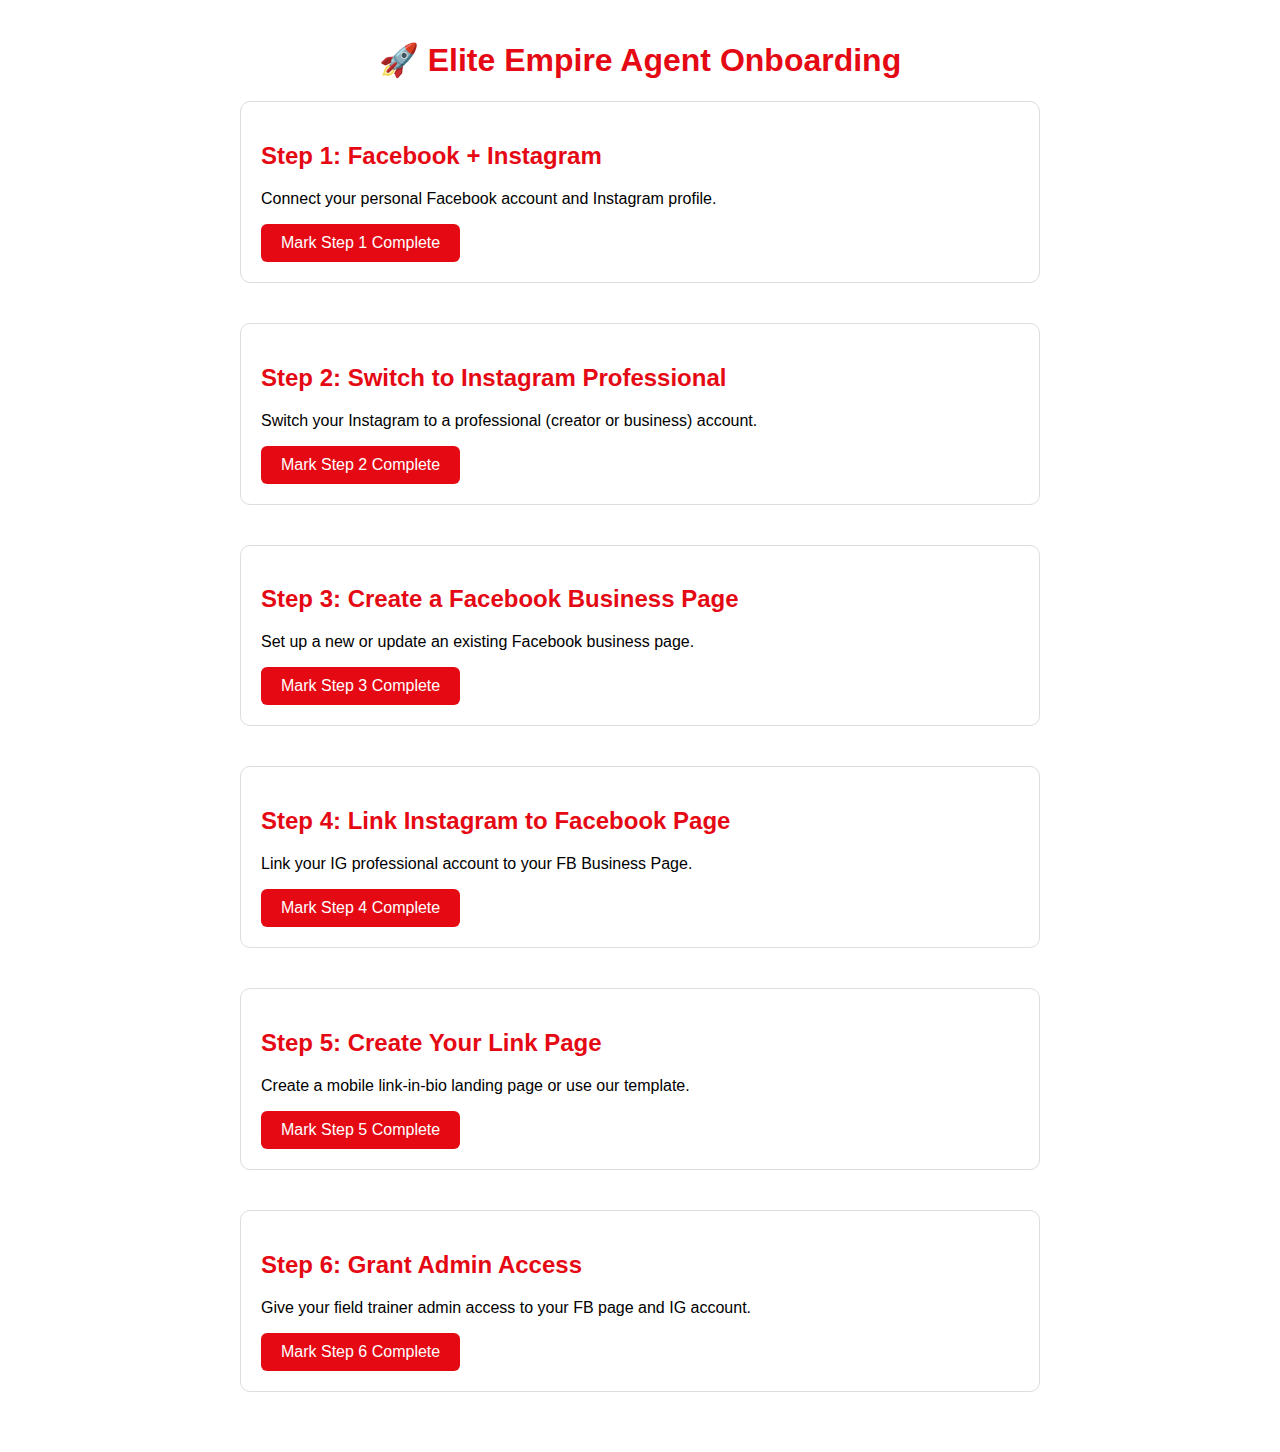
<file: index[1].html>
<!DOCTYPE html>
<html lang="en">
<head>
  <meta charset="UTF-8" />
  <meta name="viewport" content="width=device-width, initial-scale=1.0"/>
  <title>Elite Empire Agent Onboarding</title>
  <style>
    body { font-family: Arial, sans-serif; padding: 20px; max-width: 800px; margin: auto; }
    h1 { color: #e50914; text-align: center; }
    .step { margin-bottom: 40px; padding: 20px; border: 1px solid #ddd; border-radius: 10px; }
    .step h2 { color: #e50914; }
    .step button { background: #e50914; color: white; border: none; padding: 10px 20px; font-size: 16px; cursor: pointer; border-radius: 6px; }
    .step button:hover { background: #c40812; }
    .step button:disabled { background: grey; cursor: default; opacity: 0.6; }
  </style>
</head>
<body>
  <h1>🚀 Elite Empire Agent Onboarding</h1>

  <div class="step" id="step1">
    <h2>Step 1: Facebook + Instagram</h2>
    <p>Connect your personal Facebook account and Instagram profile.</p>
    <button onclick="completeStep(1, 'https://social.eliteempireteam.com/tag-step-1-done')">Mark Step 1 Complete</button>
  </div>

  <div class="step" id="step2">
    <h2>Step 2: Switch to Instagram Professional</h2>
    <p>Switch your Instagram to a professional (creator or business) account.</p>
    <button onclick="completeStep(2, 'https://social.eliteempireteam.com/tag-step-2-done')">Mark Step 2 Complete</button>
  </div>

  <div class="step" id="step3">
    <h2>Step 3: Create a Facebook Business Page</h2>
    <p>Set up a new or update an existing Facebook business page.</p>
    <button onclick="completeStep(3, 'https://social.eliteempireteam.com/tag-step-3-done')">Mark Step 3 Complete</button>
  </div>

  <div class="step" id="step4">
    <h2>Step 4: Link Instagram to Facebook Page</h2>
    <p>Link your IG professional account to your FB Business Page.</p>
    <button onclick="completeStep(4, 'https://social.eliteempireteam.com/tag-step-4-done')">Mark Step 4 Complete</button>
  </div>

  <div class="step" id="step5">
    <h2>Step 5: Create Your Link Page</h2>
    <p>Create a mobile link-in-bio landing page or use our template.</p>
    <button onclick="completeStep(5, 'https://social.eliteempireteam.com/tag-step-5-done')">Mark Step 5 Complete</button>
  </div>

  <div class="step" id="step6">
    <h2>Step 6: Grant Admin Access</h2>
    <p>Give your field trainer admin access to your FB page and IG account.</p>
    <button onclick="completeStep(6, 'https://social.eliteempireteam.com/tag-step-6-done')">Mark Step 6 Complete</button>
  </div>

  <script>
    const totalSteps = 6;

    document.addEventListener("DOMContentLoaded", () => {
      const params = new URLSearchParams(window.location.search);
      const completedStep = parseInt(params.get("step"));
      if (!isNaN(completedStep)) {
        localStorage.setItem("lastCompletedStep", completedStep);
      }

      const lastStep = parseInt(localStorage.getItem("lastCompletedStep")) || 0;

      for (let i = 1; i <= totalSteps; i++) {
        if (i <= lastStep) {
          const button = document.querySelector("#step" + i + " button");
          if (button) {
            button.disabled = true;
            button.textContent = `✅ Step ${i} Complete`;
          }
        }
      }
    });

    function completeStep(step, url) {
      localStorage.setItem("lastCompletedStep", step);
      window.location.href = url;
    }
  </script>
</body>
</html>
</file>
